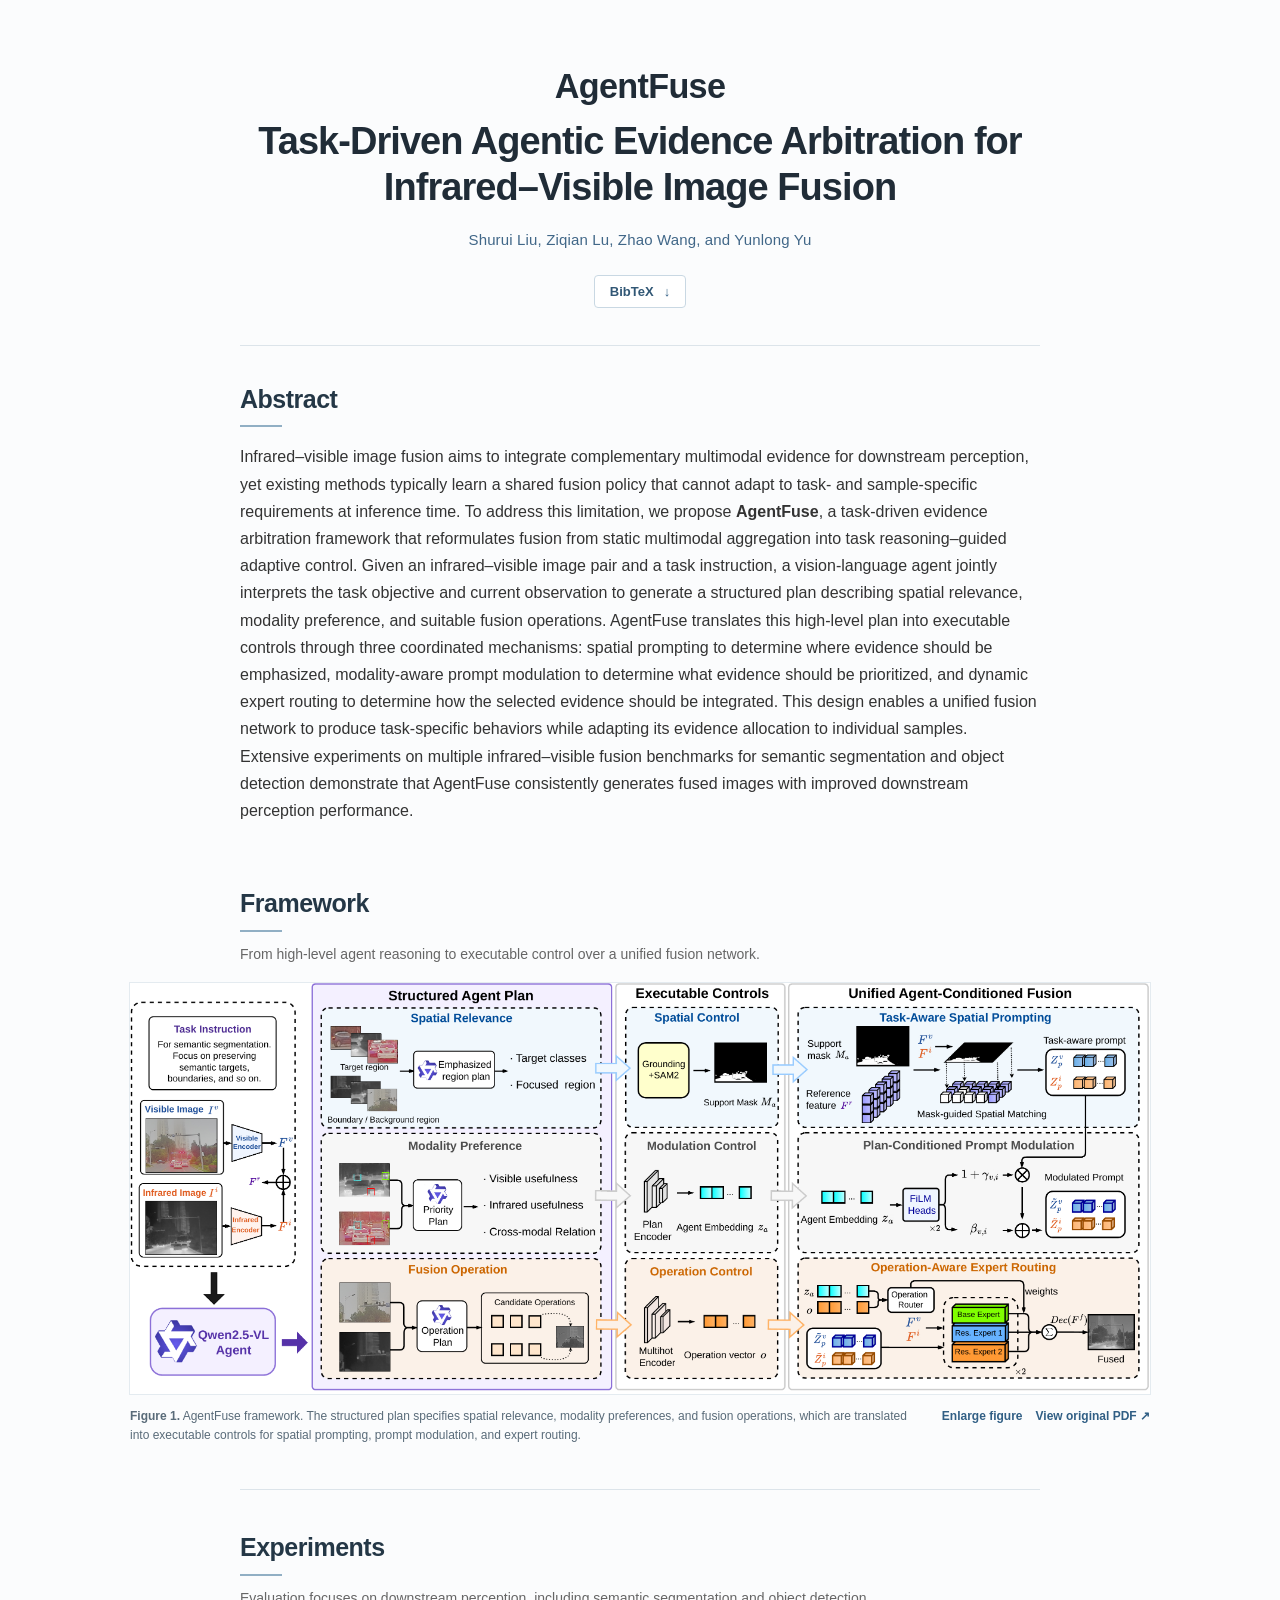
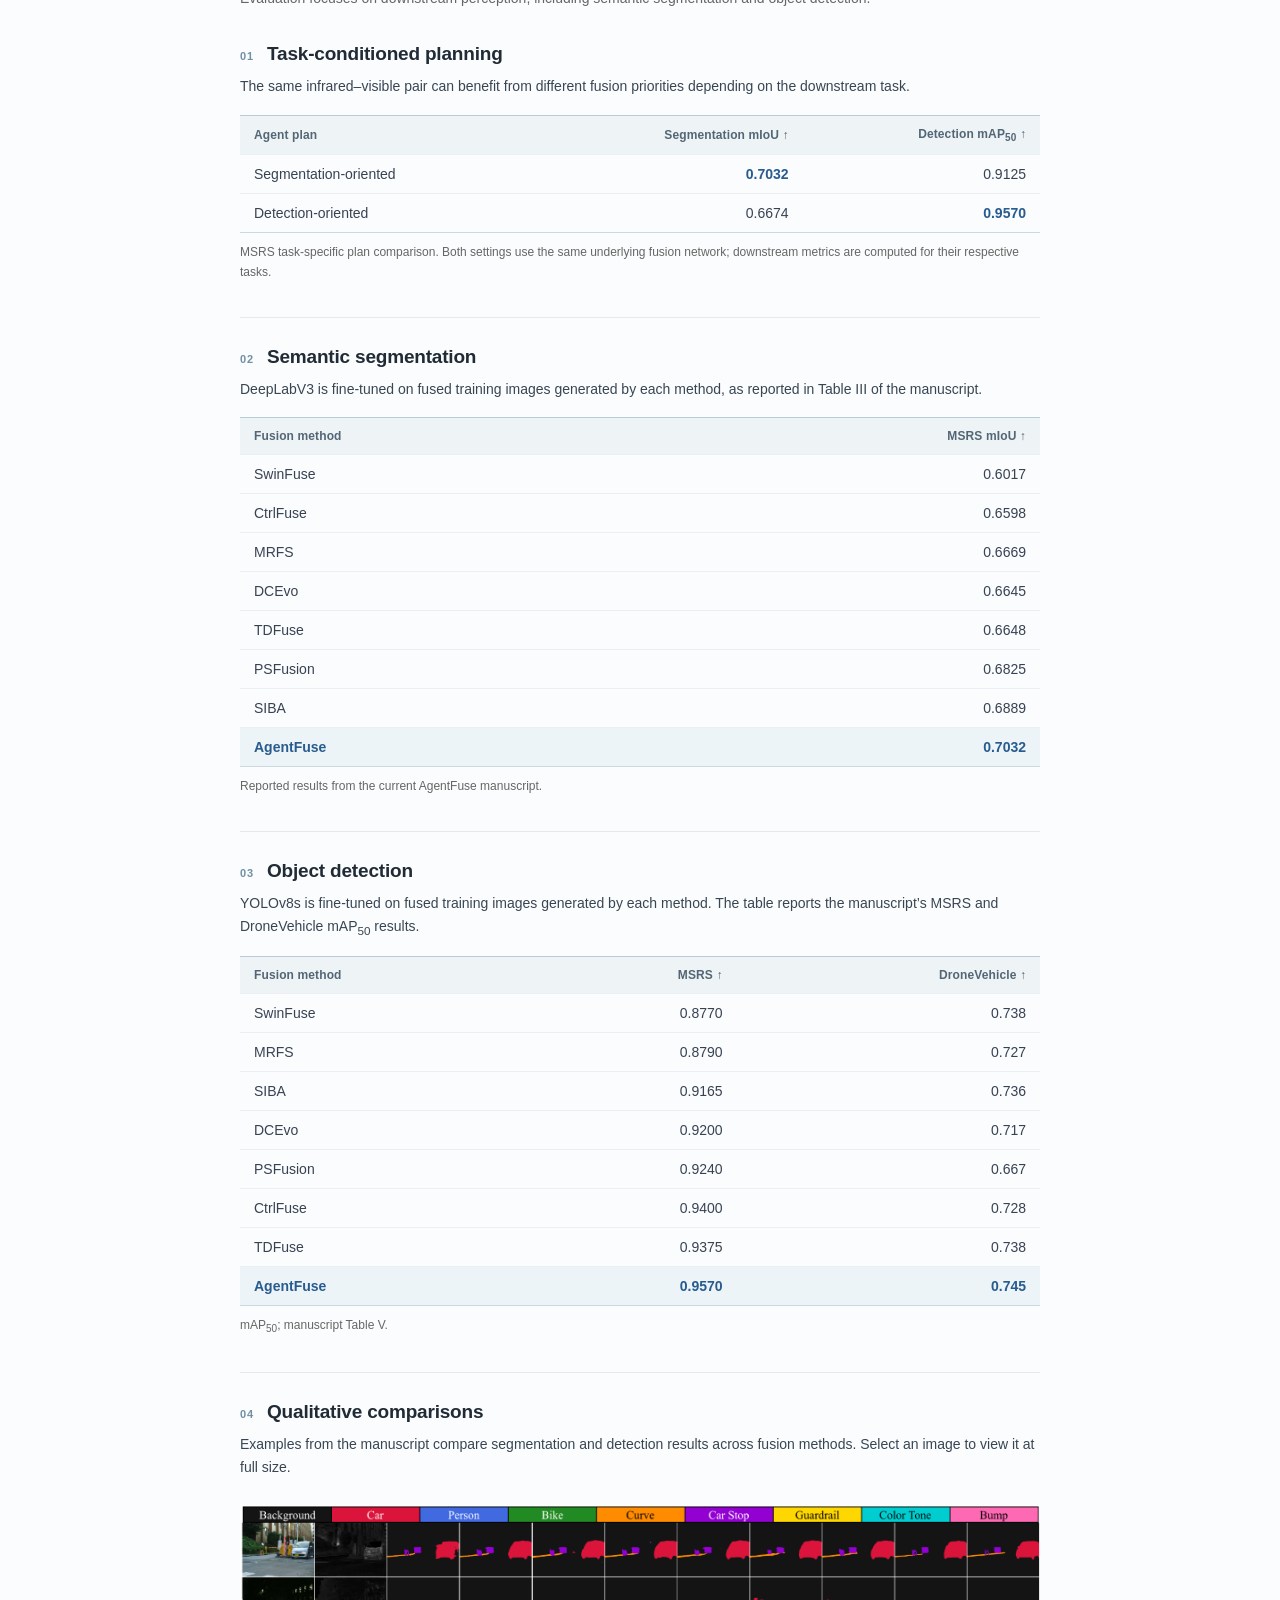
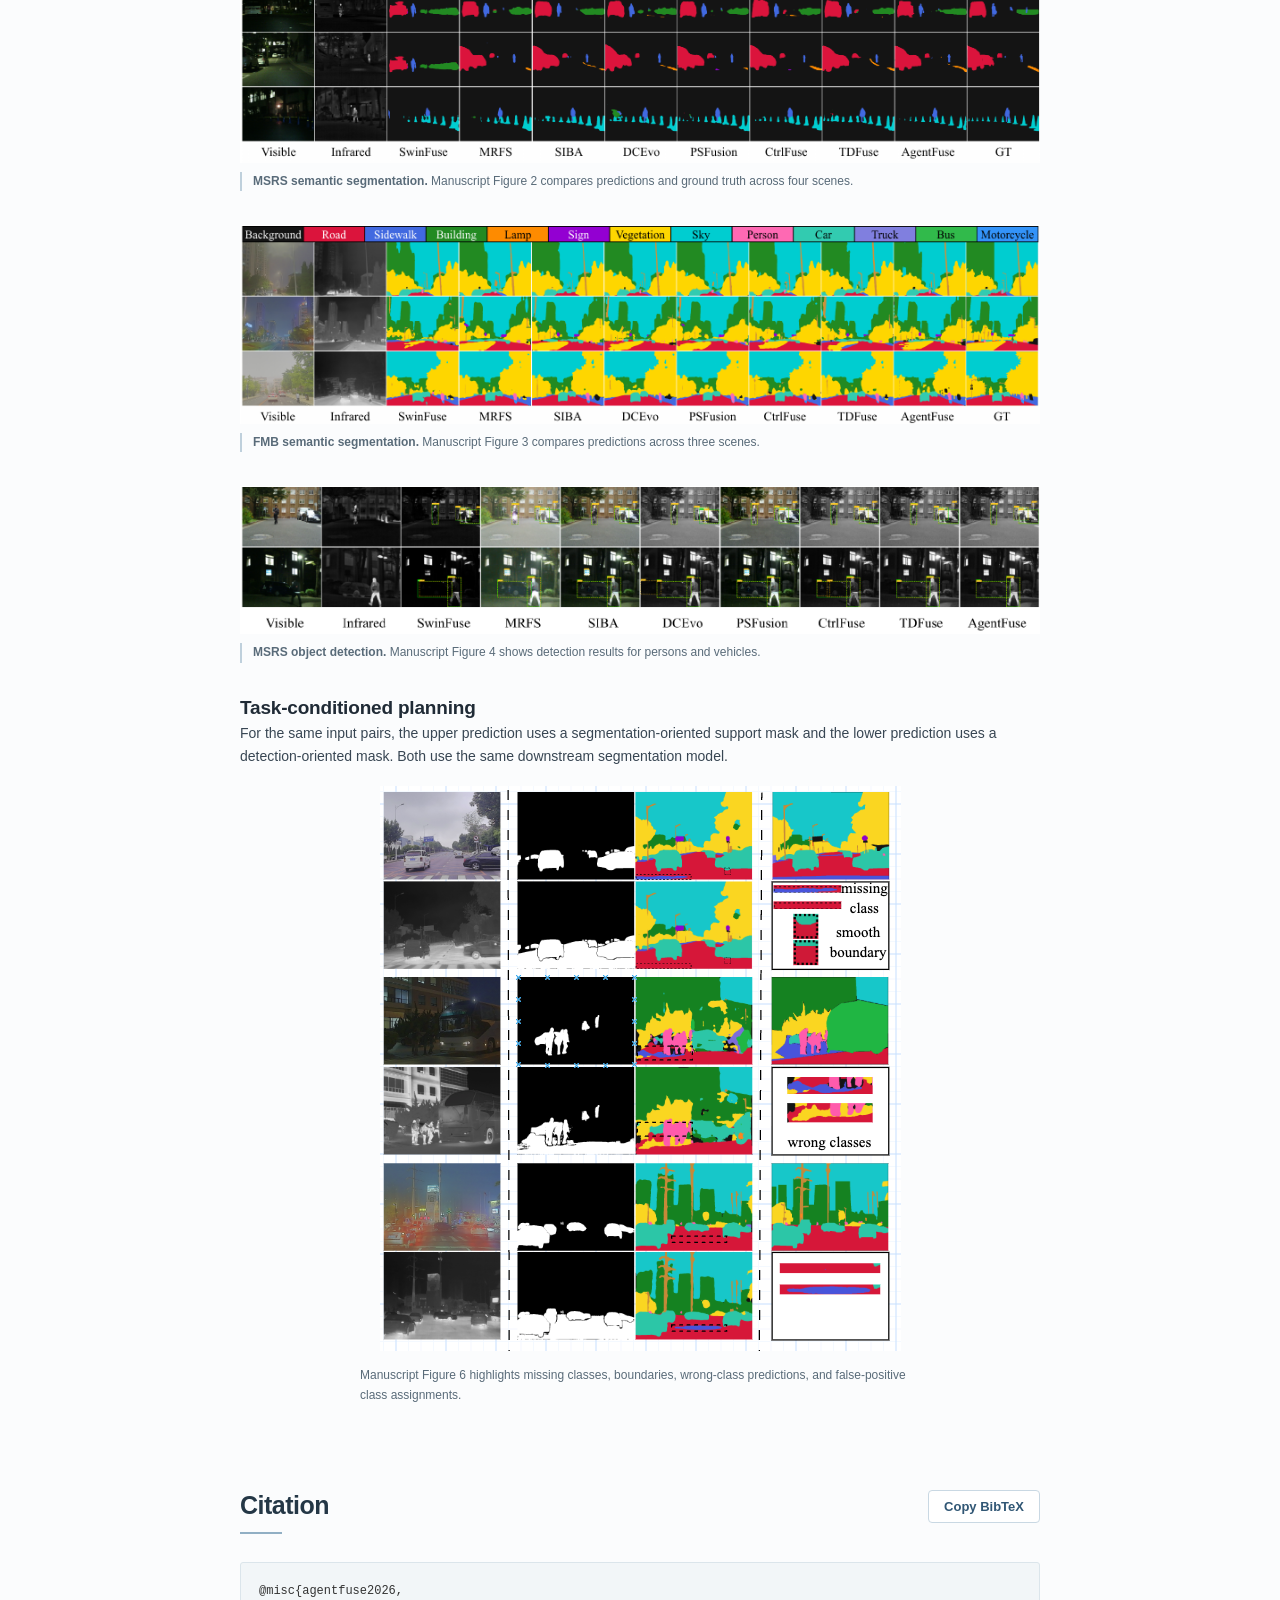
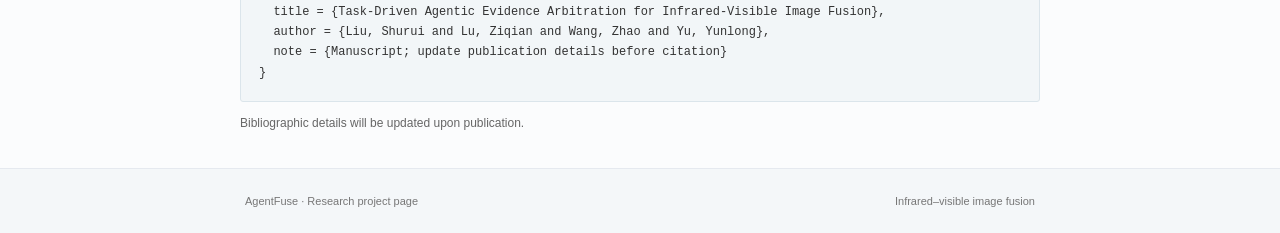
<file: agentfuse/index.html>
<!DOCTYPE html>
<html lang="en">
<head>
  <meta charset="utf-8">
  <meta name="viewport" content="width=device-width, initial-scale=1">
  <meta name="theme-color" content="#ffffff">
  <meta name="description" content="Task-Driven Agentic Evidence Arbitration for Infrared–Visible Image Fusion.">
  <meta property="og:title" content="AgentFuse | Task-Driven Agentic Evidence Arbitration">
  <meta property="og:description" content="Research project page for AgentFuse: task-aware infrared–visible fusion.">
  <meta property="og:image" content="assets/framework-20261027.png">
  <link rel="icon" href="assets/favicon.svg" type="image/svg+xml">
  <link rel="stylesheet" href="styles.css?v=8">
  <script defer src="config.js?v=6"></script>
  <script defer src="script.js?v=3"></script>
  <title>AgentFuse — Task-Driven Agentic Evidence Arbitration for Infrared–Visible Image Fusion</title>
</head>
<body>
<main id="top">
  <header class="paper-header reading-width">
    <h1><span class="project-name">AgentFuse</span><span>Task-Driven Agentic Evidence Arbitration for Infrared–Visible Image Fusion</span></h1>
    <p id="author-line" class="authors" hidden></p>
    <div class="paper-actions">
      <a id="paper-link" class="action-btn" hidden>Paper <span aria-hidden="true">↗</span></a>
      <a id="code-link" class="action-btn" hidden>Code <span aria-hidden="true">↗</span></a>
      <a class="action-btn subtle" href="#citation">BibTeX <span aria-hidden="true">↓</span></a>
    </div>
  </header>

  <section id="abstract" class="reading-width section abstract-section">
    <h2>Abstract</h2>
    <p>Infrared–visible image fusion aims to integrate complementary multimodal evidence for downstream perception, yet existing methods typically learn a shared fusion policy that cannot adapt to task- and sample-specific requirements at inference time. To address this limitation, we propose <strong>AgentFuse</strong>, a task-driven evidence arbitration framework that reformulates fusion from static multimodal aggregation into task reasoning–guided adaptive control. Given an infrared–visible image pair and a task instruction, a vision-language agent jointly interprets the task objective and current observation to generate a structured plan describing spatial relevance, modality preference, and suitable fusion operations. AgentFuse translates this high-level plan into executable controls through three coordinated mechanisms: spatial prompting to determine where evidence should be emphasized, modality-aware prompt modulation to determine what evidence should be prioritized, and dynamic expert routing to determine how the selected evidence should be integrated. This design enables a unified fusion network to produce task-specific behaviors while adapting its evidence allocation to individual samples. Extensive experiments on multiple infrared–visible fusion benchmarks for semantic segmentation and object detection demonstrate that AgentFuse consistently generates fused images with improved downstream perception performance.</p>
  </section>

  <section id="framework" class="section framework-section">
    <div class="reading-width">
      <h2>Framework</h2>
      <p class="section-lead">From high-level agent reasoning to executable control over a unified fusion network.</p>
    </div>
    <figure class="figure-width framework-figure">
      <button class="framework-preview" id="open-figure" type="button" aria-label="Enlarge the AgentFuse framework figure">
        <img src="assets/framework-20261027.png" width="3420" height="1300" alt="Final user-supplied AgentFuse framework: inputs and Qwen2.5-VL agent, Structured Agent Plan, Executable Controls, and Unified Agent-Conditioned Fusion." decoding="async">
      </button>
      <figcaption>
        <span><strong>Figure 1.</strong> AgentFuse framework. The structured plan specifies spatial relevance, modality preferences, and fusion operations, which are translated into executable controls for spatial prompting, prompt modulation, and expert routing.</span>
        <span class="figure-links"><button type="button" class="text-link" id="open-figure-bottom">Enlarge figure</button><a class="text-link" href="assets/framework-source-20261027.pdf" target="_blank" rel="noopener noreferrer">View original PDF ↗</a></span>
      </figcaption>
    </figure>
  </section>

  <section id="experiments" class="reading-width section experiments-section">
    <h2>Experiments</h2>
    <p class="section-lead">Evaluation focuses on downstream perception, including semantic segmentation and object detection.</p>
    <div class="experiment-block">
      <div class="block-heading"><span class="block-index">01</span><h3>Task-conditioned planning</h3></div>
      <p>The same infrared–visible pair can benefit from different fusion priorities depending on the downstream task.</p>
      <div class="table-scroller"><table><thead><tr><th>Agent plan</th><th>Segmentation mIoU ↑</th><th>Detection mAP<sub>50</sub> ↑</th></tr></thead>
      <tbody><tr><td>Segmentation-oriented</td><td class="best">0.7032</td><td>0.9125</td></tr><tr><td>Detection-oriented</td><td>0.6674</td><td class="best">0.9570</td></tr></tbody></table></div>
      <p class="table-note">MSRS task-specific plan comparison. Both settings use the same underlying fusion network; downstream metrics are computed for their respective tasks.</p>
    </div>
    <div class="experiment-block">
      <div class="block-heading"><span class="block-index">02</span><h3>Semantic segmentation</h3></div>
      <p>DeepLabV3 is fine-tuned on fused training images generated by each method, as reported in Table III of the manuscript.</p>
      <div class="table-scroller"><table><thead><tr><th>Fusion method</th><th>MSRS mIoU ↑</th></tr></thead>
      <tbody><tr><td>SwinFuse</td><td>0.6017</td></tr><tr><td>CtrlFuse</td><td>0.6598</td></tr><tr><td>MRFS</td><td>0.6669</td></tr><tr><td>DCEvo</td><td>0.6645</td></tr><tr><td>TDFuse</td><td>0.6648</td></tr><tr><td>PSFusion</td><td>0.6825</td></tr><tr><td>SIBA</td><td>0.6889</td></tr><tr class="ours"><td><strong>AgentFuse</strong></td><td class="best">0.7032</td></tr></tbody></table></div>
      <p class="table-note">Reported results from the current AgentFuse manuscript.</p>
    </div>
    <div class="experiment-block">
      <div class="block-heading"><span class="block-index">03</span><h3>Object detection</h3></div>
      <p>YOLOv8s is fine-tuned on fused training images generated by each method. The table reports the manuscript’s MSRS and DroneVehicle mAP<sub>50</sub> results.</p>
      <div class="table-scroller"><table><thead><tr><th>Fusion method</th><th>MSRS ↑</th><th>DroneVehicle ↑</th></tr></thead>
      <tbody><tr><td>SwinFuse</td><td>0.8770</td><td>0.738</td></tr><tr><td>MRFS</td><td>0.8790</td><td>0.727</td></tr><tr><td>SIBA</td><td>0.9165</td><td>0.736</td></tr><tr><td>DCEvo</td><td>0.9200</td><td>0.717</td></tr><tr><td>PSFusion</td><td>0.9240</td><td>0.667</td></tr><tr><td>CtrlFuse</td><td>0.9400</td><td>0.728</td></tr><tr><td>TDFuse</td><td>0.9375</td><td>0.738</td></tr><tr class="ours"><td><strong>AgentFuse</strong></td><td class="best">0.9570</td><td class="best">0.745</td></tr></tbody></table></div>
      <p class="table-note">mAP<sub>50</sub>; manuscript Table V.</p>
    </div>
    <div class="experiment-block visual-block">
      <div class="block-heading"><span class="block-index">04</span><h3>Qualitative comparisons</h3></div>
      <p>Examples from the manuscript compare segmentation and detection results across fusion methods. Select an image to view it at full size.</p>
      <figure class="result-figure"><a href="assets/msrs-segmentation.png" target="_blank" rel="noopener noreferrer"><img src="assets/msrs-segmentation.png" alt="Semantic segmentation comparisons on MSRS, with visible and infrared inputs, predictions from fusion methods, and ground truth." loading="lazy"></a><figcaption><strong>MSRS semantic segmentation.</strong> Manuscript Figure 2 compares predictions and ground truth across four scenes.</figcaption></figure>
      <figure class="result-figure"><a href="assets/fmb-segmentation.png" target="_blank" rel="noopener noreferrer"><img src="assets/fmb-segmentation.png" alt="Semantic segmentation comparisons on FMB across fusion methods and ground truth." loading="lazy"></a><figcaption><strong>FMB semantic segmentation.</strong> Manuscript Figure 3 compares predictions across three scenes.</figcaption></figure>
      <figure class="result-figure"><a href="assets/msrs-detection.png" target="_blank" rel="noopener noreferrer"><img src="assets/msrs-detection.png" alt="Object detection comparisons on MSRS, with visible and infrared inputs and detection results from fusion methods." loading="lazy"></a><figcaption><strong>MSRS object detection.</strong> Manuscript Figure 4 shows detection results for persons and vehicles.</figcaption></figure>
      <h3 class="comparison-heading">Task-conditioned planning</h3>
      <p>For the same input pairs, the upper prediction uses a segmentation-oriented support mask and the lower prediction uses a detection-oriented mask. Both use the same downstream segmentation model.</p>
      <figure class="qualitative-figure"><a href="assets/task-conditioned-comparison.png" target="_blank" rel="noopener noreferrer" aria-label="View full-size task-conditioned comparison"><img src="assets/task-conditioned-comparison.png" width="521" height="565" loading="lazy" alt="Three semantic segmentation examples showing input pairs, support masks, segmentation predictions and highlighted discrepancies."></a><figcaption>Manuscript Figure 6 highlights missing classes, boundaries, wrong-class predictions, and false-positive class assignments.</figcaption></figure>
    </div>
  </section>

  <section id="citation" class="reading-width section citation-section">
    <div class="citation-title"><h2>Citation</h2><button type="button" id="copy-citation" class="action-btn subtle">Copy BibTeX</button></div>
    <pre id="bibtex" class="bibtex">@misc{agentfuse2026,
  title = {Task-Driven Agentic Evidence Arbitration for Infrared-Visible Image Fusion},
  author = {Liu, Shurui and Lu, Ziqian and Wang, Zhao and Yu, Yunlong},
  note = {Manuscript; update publication details before citation}
}</pre>
    <p class="table-note" id="copy-status">Bibliographic details will be updated upon publication.</p>
  </section>
</main>
<footer class="site-footer"><span>AgentFuse · Research project page</span><span>Infrared–visible image fusion</span></footer>
<dialog id="figure-dialog" class="figure-dialog" aria-label="Full resolution AgentFuse framework">
  <div class="dialog-header"><span>AgentFuse framework</span><button id="close-figure" type="button" aria-label="Close figure viewer">Close ×</button></div>
  <div class="dialog-image"><img src="assets/framework-20261027.png" alt="Full-resolution AgentFuse framework diagram"></div>
</dialog>
</body>
</html>
</file>
<file: agentfuse/styles.css>
:root{--ink:#202734;--text:#3d4758;--muted:#6c7788;--blue:#305e9c;--line:#e2e6ed;--paper:#fff;--light:#f7f9fc;--reading:790px;--figure:1030px}
*{box-sizing:border-box}[hidden]{display:none!important}html{scroll-behavior:smooth;scroll-padding-top:82px}body{margin:0;color:var(--ink);background:#fff;font-family:Inter,-apple-system,BlinkMacSystemFont,"Segoe UI",Arial,Helvetica,sans-serif;-webkit-font-smoothing:antialiased}a{color:inherit}button{font:inherit} .reading-width{width:min(var(--reading),calc(100% - 48px));margin-inline:auto}.figure-width{width:min(var(--figure),calc(100% - 44px));margin-inline:auto}
.site-nav{border-bottom:1px solid #edf0f4;background:rgba(255,255,255,.97);position:sticky;top:0;z-index:20}.nav-container{width:min(1000px,calc(100% - 48px));height:62px;margin:auto;display:flex;align-items:center;justify-content:space-between;gap:16px}.wordmark{font-size:17px;font-weight:790;letter-spacing:-.04em;text-decoration:none}.wordmark span{color:var(--blue)}.site-nav nav{display:flex;gap:27px}.site-nav nav a{color:var(--muted);font-size:12px;font-weight:650;text-decoration:none}.site-nav nav a:hover{color:var(--blue)}
.paper-header{text-align:center;padding-top:69px;padding-bottom:46px;border-bottom:1px solid var(--line)}.paper-type{font-size:10px;font-weight:740;letter-spacing:.15em;color:#788597;margin:0 0 23px}.paper-type .sep{color:#c7ced8;margin:0 9px}.paper-header h1{max-width:760px;font-size:clamp(29px,3.5vw,42px);line-height:1.24;letter-spacing:-.045em;font-weight:760;margin:0 auto;color:#151c2b}.authors{color:var(--blue);margin:19px auto 0;font-size:14px;line-height:1.5}.paper-actions{margin-top:24px;display:flex;justify-content:center;gap:9px;flex-wrap:wrap}.action-btn{display:inline-flex;align-items:center;justify-content:center;gap:10px;border:1px solid #cbd5e4;border-radius:8px;padding:9px 17px;background:#fff;color:#283950;font-size:12px;font-weight:710;text-decoration:none;cursor:pointer;transition:background .15s ease,border-color .15s ease}.action-btn:hover{background:#f5f8ff;border-color:#b6c7e3}.action-btn.subtle{border-color:#d8deea;background:#fafbfe}.action-btn span{color:var(--blue)}
.section{padding-top:52px;padding-bottom:30px}.section h2{font-size:25px;line-height:1.27;letter-spacing:-.045em;margin:0 0 19px;font-weight:760;color:#1b2432}.abstract-section p{font-size:15px;line-height:1.94;color:#384253;text-align:justify;hyphens:auto;margin:0}.abstract-section strong{font-weight:760}.section-lead{font-size:13px;color:var(--muted);line-height:1.75;margin:-9px 0 19px}
.framework-section{padding-top:67px;padding-bottom:58px}.framework-figure{margin-top:19px;margin-bottom:0}.framework-preview{border:1px solid #e5eaf1;border-radius:9px;background:white;padding:9px;display:block;cursor:zoom-in;width:100%;overflow:hidden;box-shadow:0 4px 17px #152d5110}.framework-preview img{display:block;width:100%;height:auto}.framework-preview:hover{border-color:#bbcce1}.framework-figure figcaption{padding:13px 4px 0;color:var(--muted);font-size:11px;line-height:1.7;display:flex;gap:18px;align-items:start;justify-content:space-between}.figure-links{display:flex;gap:13px;flex:0 0 auto;white-space:nowrap}.text-link{color:var(--blue);font-size:11px;border:0;background:none;padding:0;cursor:pointer;text-decoration:none;font-weight:720}.text-link:hover{text-decoration:underline}
.experiments-section{border-top:1px solid var(--line);padding-top:54px}.experiment-block{margin-top:40px;padding-top:4px}.block-heading{display:flex;align-items:center;gap:12px;margin-bottom:10px}.block-index{font-size:10px;color:#8490a0;font-weight:800;letter-spacing:.08em;min-width:17px}.experiment-block h3{font-size:18px;font-weight:730;letter-spacing:-.028em;margin:0}.experiment-block>p{font-size:13px;line-height:1.75;color:var(--text);margin:3px 0 16px}.table-scroller{width:100%;overflow-x:auto;border-top:1px solid var(--line);border-bottom:1px solid var(--line)}table{border-collapse:collapse;width:100%;font-size:13px;color:#374253}th{background:#f7f9fc;color:#627087;text-align:left;font-size:11px;font-weight:720}td,th{border-bottom:1px solid #ebeff4;padding:12px 15px}tbody tr:last-child td{border-bottom:0}td:not(:first-child),th:not(:first-child){text-align:right}.best{color:var(--blue);font-weight:810}.ours{background:#f5f8fe}.ours td:first-child{color:var(--blue)}.table-note{font-size:11px!important;color:#7b8798!important;line-height:1.66!important;margin-top:10px!important}.qualitative-figure{margin:18px auto 0;text-align:center;max-width:630px}.qualitative-figure a{display:inline-block;border:1px solid #e6eaf1;padding:8px;background:#fff;border-radius:8px}.qualitative-figure img{max-height:615px;width:auto;max-width:100%;height:auto;display:block}.qualitative-figure figcaption{font-size:11px;color:var(--muted);line-height:1.7;text-align:left;max-width:560px;margin:10px auto}.specs{display:grid;grid-template-columns:repeat(3,minmax(0,1fr));margin:16px 0 0;border-block:1px solid var(--line)}.specs>div{padding:18px 12px 19px;border-right:1px solid var(--line)}.specs>div:first-child{padding-left:0}.specs>div:last-child{border:0}.specs dt{font-size:11px;color:var(--muted);margin-bottom:10px}.specs dd{margin:0;font-size:23px;font-weight:755;letter-spacing:-.04em}
.citation-section{margin-top:15px;padding-bottom:90px}.citation-title{display:flex;align-items:start;justify-content:space-between;gap:15px}.citation-title h2{margin-bottom:18px}.bibtex{overflow:auto;font:12px/1.7 ui-monospace,SFMono-Regular,Menlo,Consolas,monospace;color:#40506b;background:#f7f9fc;border:1px solid #e4eaf2;padding:18px;border-radius:8px;white-space:pre}.site-footer{border-top:1px solid #e5e9ef;display:flex;align-items:center;justify-content:space-between;gap:20px;max-width:none;padding:26px max(24px,calc((100% - 790px)/2));font-size:11px;color:#8490a0}
.figure-dialog{border:0;border-radius:13px;padding:0;box-shadow:0 18px 90px #101c3090;width:min(96vw,1500px);max-width:96vw;height:min(90vh,930px);max-height:90vh}.figure-dialog::backdrop{background:#141e2cb8}.dialog-header{position:sticky;top:0;background:#fff;z-index:2;border-bottom:1px solid var(--line);padding:13px 20px;display:flex;justify-content:space-between;align-items:center;font-size:13px;font-weight:750}.dialog-header button{border:1px solid var(--line);background:#fff;padding:7px 13px;border-radius:7px;cursor:pointer;font-size:12px}.dialog-image{overflow:auto;height:calc(100% - 55px);background:#f6f8fa;padding:18px}.dialog-image img{width:max(1400px,100%);height:auto;display:block;box-shadow:0 4px 18px #142b3d18;background:#fff}
@media(max-width:640px){.reading-width{width:calc(100% - 36px)}.figure-width{width:calc(100% - 20px)}.nav-container{width:calc(100% - 36px);height:56px}.site-nav nav{gap:12px}.site-nav nav a{font-size:10px}.paper-header{padding-top:49px;padding-bottom:33px}.paper-header h1{font-size:29px;line-height:1.26}.paper-type{font-size:8px;letter-spacing:.1em}.section{padding-top:36px;padding-bottom:20px}.section h2{font-size:23px}.abstract-section p{text-align:left;font-size:14px;line-height:1.8}.framework-section{padding-top:48px;padding-bottom:40px}.framework-figure figcaption{display:block;padding:10px 9px 0}.figure-links{margin-top:8px}.framework-preview{padding:3px}.experiment-block{margin-top:30px}.experiment-block h3{font-size:16px}.specs{grid-template-columns:1fr}.specs>div{padding:12px 0;border-right:0;border-bottom:1px solid var(--line)}.specs>div:last-child{border-bottom:0}.specs dt{margin-bottom:2px}.specs dd{font-size:20px}.site-footer{padding:20px 18px;flex-direction:column;align-items:start}.citation-section{padding-bottom:55px}.figure-dialog{width:100vw;max-width:100vw;height:94vh;max-height:94vh;border-radius:0}.dialog-image{padding:10px}}
@media(prefers-reduced-motion:reduce){html{scroll-behavior:auto}*{transition:none!important}}

/* Editorial refinements */
:root{--ink:#222;--text:#333;--muted:#666;--blue:#285b8e;--line:#dedede;--reading:800px;--figure:1020px}
body{font-family:-apple-system,BlinkMacSystemFont,"Segoe UI",Arial,Helvetica,sans-serif;color:var(--ink)}
.paper-header{padding-top:66px;padding-bottom:37px;border-bottom:0}
.paper-header h1{max-width:800px;font-size:38px;line-height:1.2;letter-spacing:-.025em;font-weight:650;color:#1c1c1c}
.paper-actions{margin-top:23px}
.action-btn{border-radius:4px;padding:8px 15px;font-size:13px;font-weight:600}
.action-btn.subtle{background:#fff;border-color:#ccc}
.section{padding-top:38px;padding-bottom:22px}
.section h2{font-size:25px;letter-spacing:-.02em;font-weight:650;margin-bottom:16px;color:#222}
.abstract-section p{font-size:16px;line-height:1.7;color:#333;text-align:left;hyphens:none}
.framework-section{padding-top:42px;padding-bottom:44px}
.section-lead{font-size:14px;line-height:1.6;margin:-5px 0 18px;color:#666}
.framework-figure{margin-top:16px}
.framework-preview{padding:0;border:0;border-radius:0;box-shadow:none}
.framework-preview:hover{opacity:.95}
.framework-figure figcaption{padding:13px 0 0;color:#555;font-size:12px;line-height:1.6}
.text-link{font-size:12px;font-weight:600}
.experiments-section{padding-top:42px}
.experiment-block{margin-top:34px;padding-top:0}
.block-heading{gap:10px}
.block-index{font-size:11px;font-weight:600;color:#999}
.experiment-block h3{font-size:19px;font-weight:650;letter-spacing:-.01em}
.experiment-block>p{font-size:14px;line-height:1.65}
table{font-size:14px}th{font-size:12px;background:#f7f7f7;color:#555}td,th{padding:11px 14px}.ours{background:#f4f7fa}.best,.ours td:first-child{color:#285b8e}
.table-note{font-size:12px!important;color:#666!important}
.qualitative-figure a{border:0;padding:0;border-radius:0}.qualitative-figure figcaption{font-size:12px;color:#666}
.specs dd{font-size:20px;font-weight:650}.bibtex{border-radius:3px;background:#f7f7f7;border-color:#e4e4e4;color:#333}
.site-footer{color:#777}
@media(max-width:640px){
 .paper-header{padding-top:43px;padding-bottom:29px}
 .paper-header h1{font-size:29px;line-height:1.22}
 .section{padding-top:32px;padding-bottom:18px}
 .section h2{font-size:23px}
 .abstract-section p{font-size:15px;line-height:1.7}
 .framework-section{padding-top:36px;padding-bottom:36px}
 .framework-figure figcaption{padding:10px 8px 0}
 .experiment-block h3{font-size:17px}
 .citation-section{padding-bottom:55px}
}
.result-figure{margin:26px 0 34px}.result-figure a{display:block}.result-figure img{display:block;width:100%;height:auto}.result-figure figcaption{color:#666;font-size:12px;line-height:1.65;margin-top:9px}.comparison-heading{margin:42px 0 10px;font-size:17px;font-weight:650}.visual-block>.comparison-heading+p{font-size:14px;line-height:1.65;color:var(--text)}

.paper-header h1 span{display:block}.paper-header h1 .project-name{margin-bottom:8px}

/* Restrained academic color and section rhythm */
:root{--ink:#202b36;--text:#384653;--muted:#637180;--line:#dce4ea;--blue:#315f85}
body{background:#fbfcfd}
.paper-header{border-bottom:1px solid var(--line)}
.paper-header h1{color:#202c37}
.paper-header h1 .project-name{color:#202c37;font-size:.9em;letter-spacing:-.02em;margin-bottom:12px}
.authors{color:#416788}
.action-btn.subtle{background:#fff;border-color:#c9d8e3;color:#315775}
.action-btn.subtle:hover{background:#eef4f8;border-color:#9eb8ca}
.section h2{color:#243746}
.section h2::after{content:"";display:block;width:34px;height:2px;margin-top:10px;background:#91afc4}
.framework-preview{background:#fff;outline:1px solid #e4ebf0}
.framework-figure figcaption{color:#60707d}
.block-index{color:#7190a6}
th{background:#eef3f6;color:#526675}
.ours{background:#edf4f8}
.bibtex{background:#f2f6f8;border-color:#dbe5eb}
.site-footer{background:#f4f7f9}
@media(max-width:640px){.paper-header h1 .project-name{margin-bottom:10px}.section h2::after{margin-top:8px}}

/* Fine typographic and figure details */
.authors{font-size:15px;letter-spacing:.01em}
.section h2::after{width:42px}
.experiment-block + .experiment-block{border-top:1px solid #e3e9ed;padding-top:28px}
.block-heading{align-items:baseline}
.block-index{font-variant-numeric:tabular-nums}
table{font-variant-numeric:tabular-nums}
.table-scroller{border-top:1px solid #b7cbd9;border-bottom:1px solid #cbd9e2}
th{letter-spacing:.01em}
.framework-figure figcaption,.result-figure figcaption,.qualitative-figure figcaption{color:#596b79}
.result-figure figcaption{border-left:2px solid #bfd0dc;padding-left:11px}
.result-figure a:focus-visible,.framework-preview:focus-visible,.action-btn:focus-visible,.text-link:focus-visible{outline:2px solid #315f85;outline-offset:3px}
@media(max-width:640px){.authors{font-size:14px}.experiment-block + .experiment-block{padding-top:23px}}
</file>
